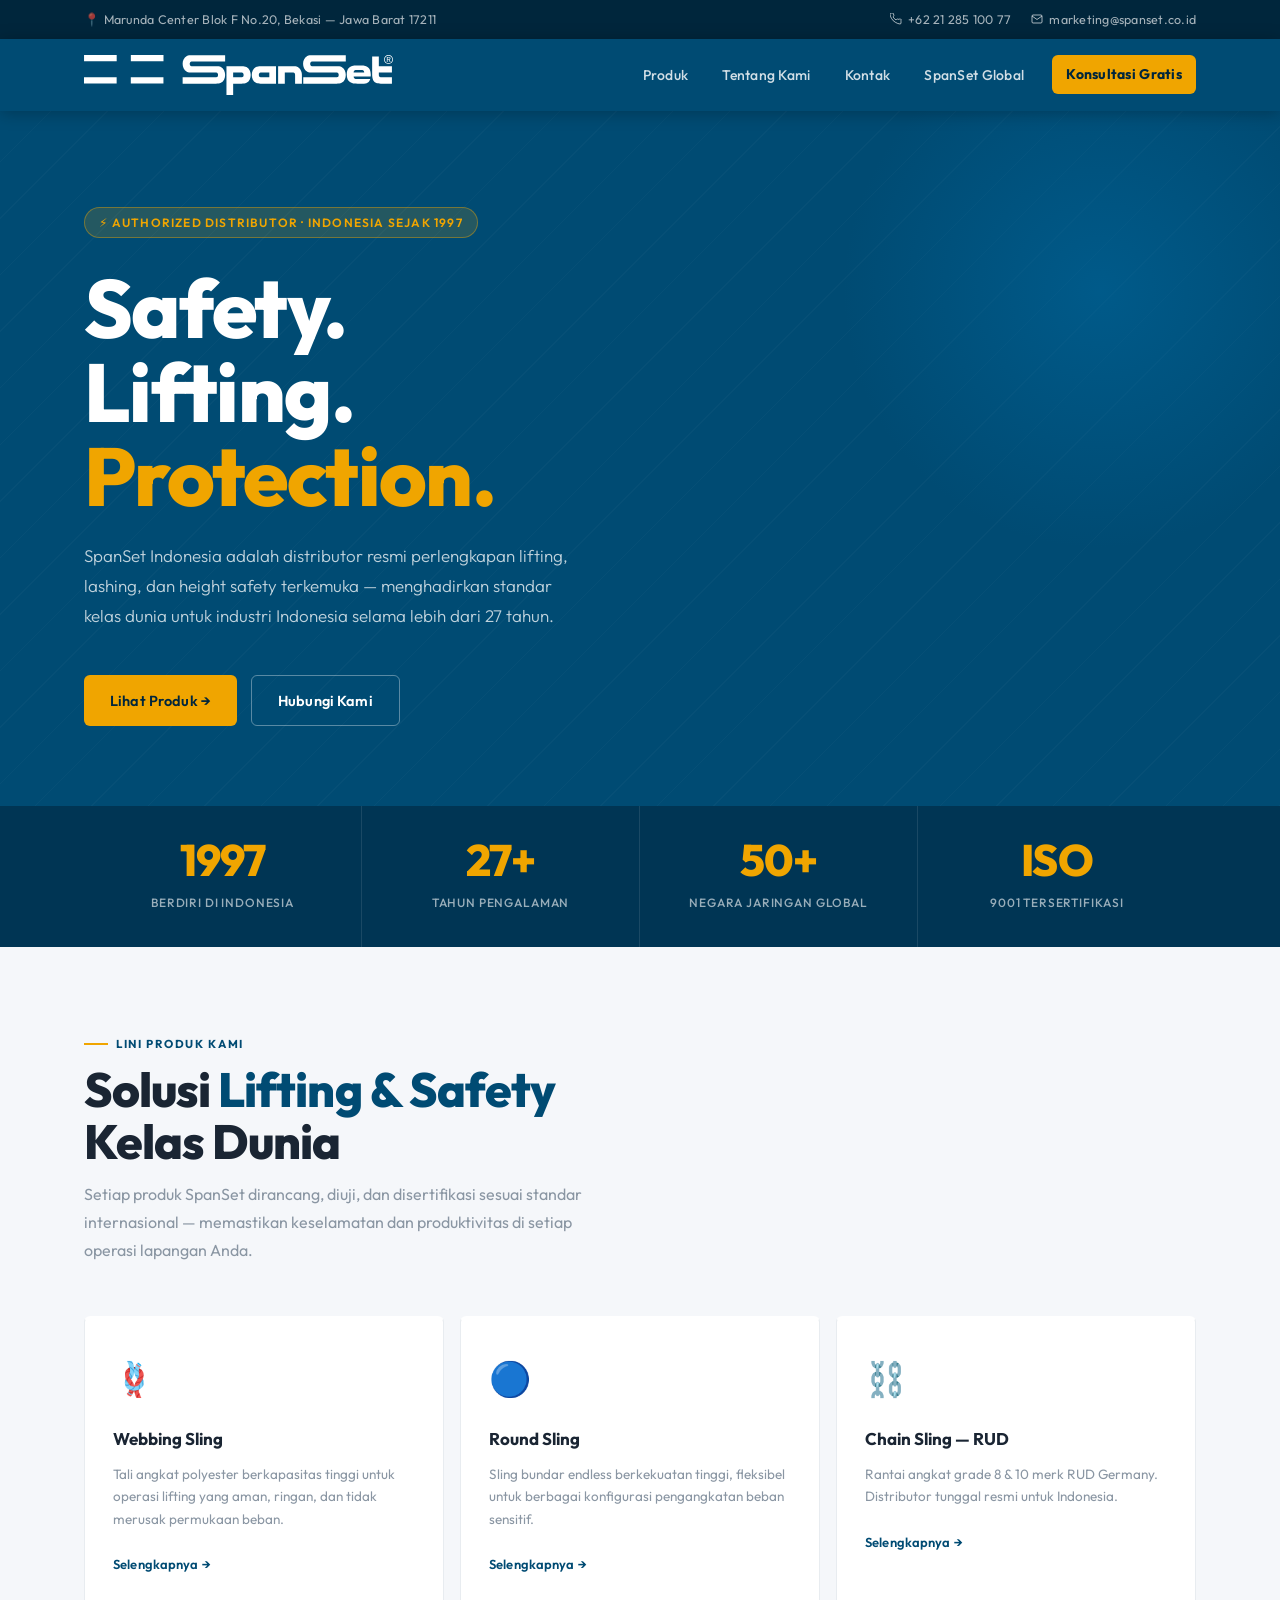
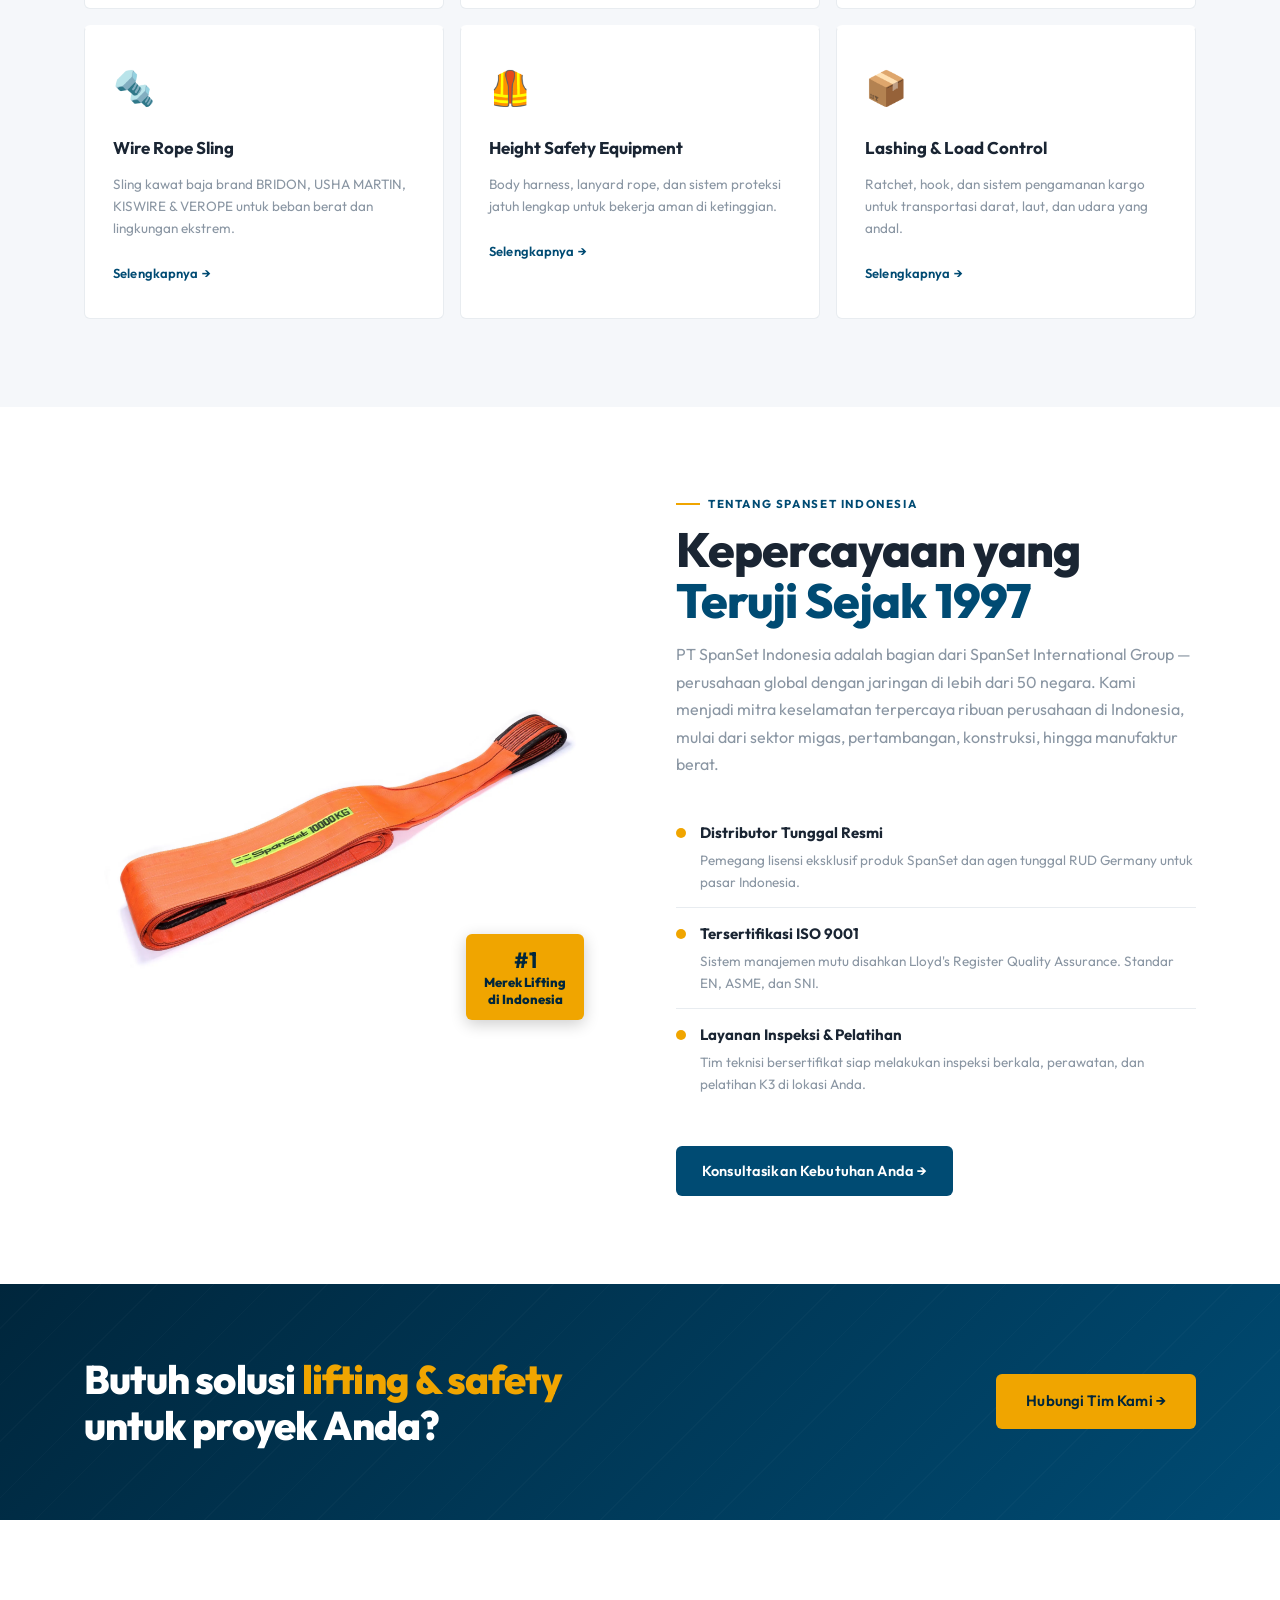
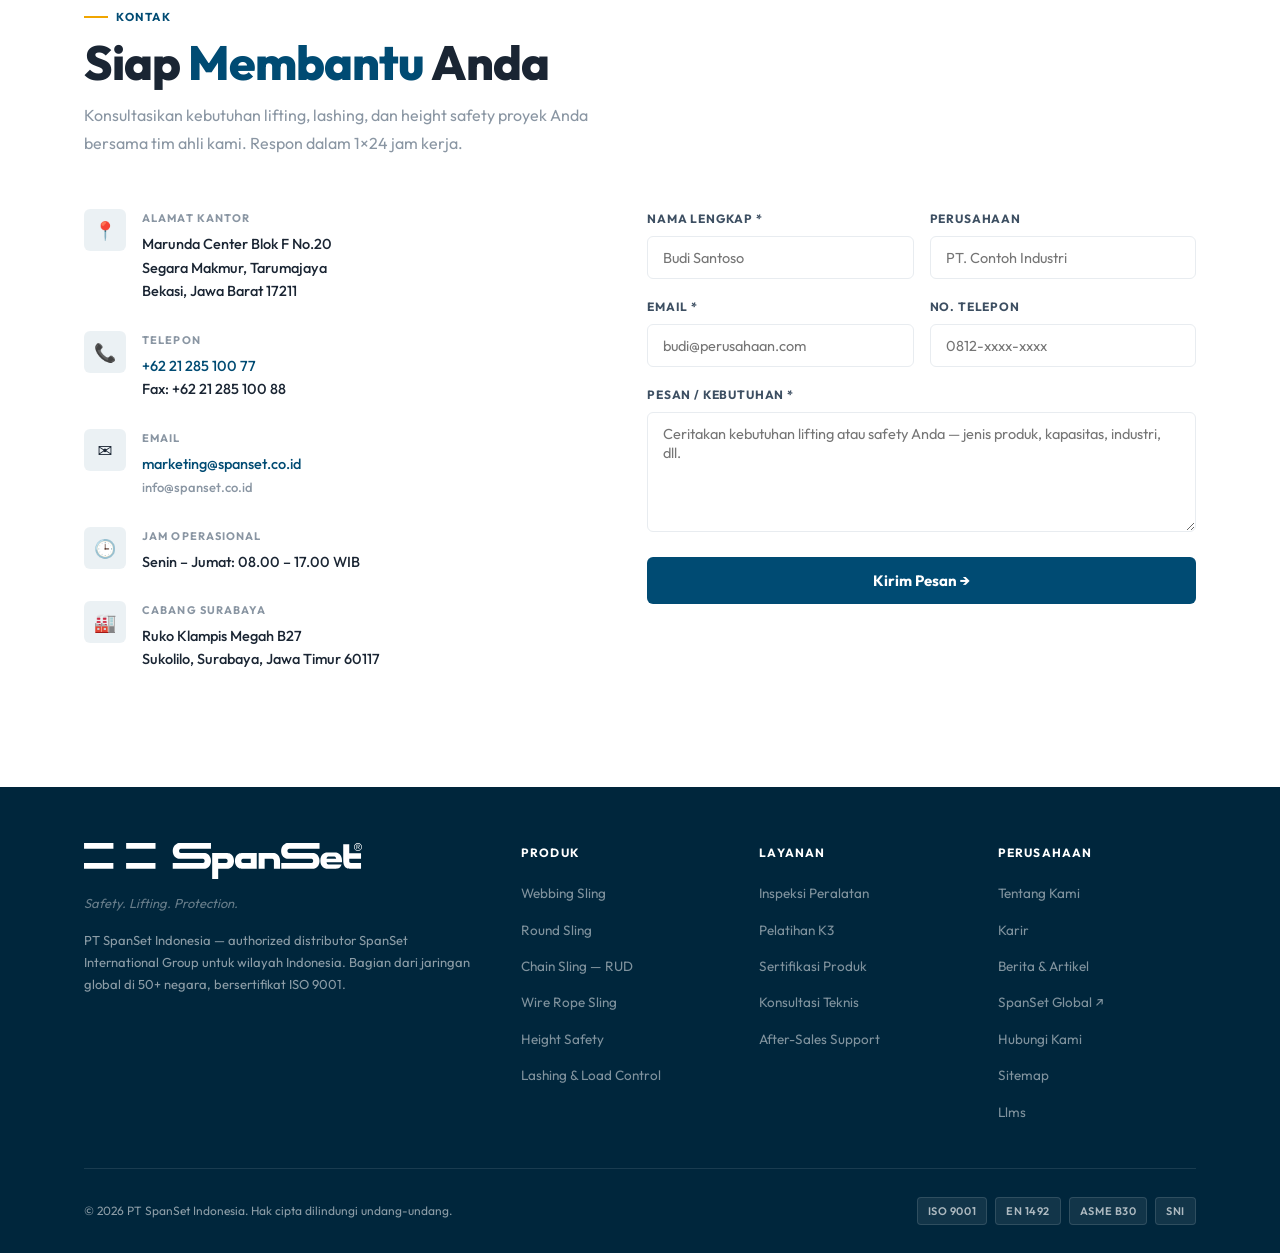
<file: index.html>
<!DOCTYPE html>
<html lang="id">
<head>
    <meta charset="UTF-8">
    <meta name="viewport" content="width=device-width, initial-scale=1.0">
    <title>SpanSet Indonesia — Safety. Lifting. Protection.</title>
    <meta name="description" content="SpanSet adalah pionir perlengkapan lifting, lashing, dan height safety di dunia, menjadi principal dari merek dagang no 1 di Indonesia sejak 1997.">
    <meta name="keywords" content="Spanset, Spanset Indonesia, Webbing Sling, Webbing, Lifting">
    <meta name="author" content="Spanset">
    <meta name="robots" content="index, follow">
    <meta name="language" content="Indonesian">
    <meta name="geo.position" content="-6.098882164993395;106.97517988021606">
    <meta name="geo.region" content="ID-JB">
    <meta name="geo.placename" content="Jawa Barat">
    <link rel="canonical" href="https://spanset-indonesia.github.io/">
    <meta property="og:type" content="website">
    <meta property="og:url" content="https://spanset-indonesia.github.io/">
    <meta property="og:title" content="SpanSet Indonesia — Safety. Lifting. Protection.">
    <meta property="og:description" content="SpanSet adalah pionir perlengkapan lifting, lashing, dan height safety di dunia, menjadi principal dari merek dagang no 1 di Indonesia sejak 1997.">
    <meta property="og:image" content="https://spanset-indonesia.github.io/spanset.jpg>
    <meta property="og:image:width" content="1200">
    <meta property="og:image:height" content="630">
    <meta property="og:site_name" content="Spanset">
    <meta property="twitter:card" content="summary_large_image">
    <meta property="twitter:url" content="https://spanset-indonesia.github.io/">
    <meta property="twitter:title" content="SpanSet Indonesia — Safety. Lifting. Protection.">
    <meta property="twitter:description" content="SpanSet adalah pionir perlengkapan lifting, lashing, dan height safety di dunia, menjadi principal dari merek dagang no 1 di Indonesia sejak 1997.">
    <meta property="twitter:image" content="https://spanset-indonesia.github.io/logo.svg">
    <link rel="icon" type="image/jpeg" href="https://spanset-indonesia.github.io/spanset.jpg">
    <link rel="sitemap" type="application/xml" title="Sitemap" href="https://spanset-indonesia.github.io/sitemap-index.xml">
    <link rel="preconnect" href="https://fonts.googleapis.com">
    <link rel="preconnect" href="https://fonts.gstatic.com" crossorigin>
    <link href="https://fonts.googleapis.com/css2?family=Outfit:wght@300;400;500;600;700;800&display=swap" rel="stylesheet">
    <!-- Google Tag Manager -->
<script>(function(w,d,s,l,i){w[l]=w[l]||[];w[l].push({'gtm.start':
new Date().getTime(),event:'gtm.js'});var f=d.getElementsByTagName(s)[0],
j=d.createElement(s),dl=l!='dataLayer'?'&l='+l:'';j.async=true;j.src=
'https://www.googletagmanager.com/gtm.js?id='+i+dl;f.parentNode.insertBefore(j,f);
})(window,document,'script','dataLayer','GTM-T6LTLK78');</script>
<!-- End Google Tag Manager -->

    <style>
        *, *::before, *::after { box-sizing: border-box; margin: 0; padding: 0; }

        :root {
            --navy:        #004b73;
            --navy-dark:   #003554;
            --navy-deeper: #00263c;
            --navy-light:  #0069a0;
            --accent:      #f0a500;
            --accent-dim:  #c88700;
            --white:       #ffffff;
            --off-white:   #f5f7fa;
            --grey-lt:     #e8ecf0;
            --grey:        #8a96a3;
            --dark-txt:    #1a2533;
            --mid-txt:     #3d4f62;
            --font: 'Outfit', system-ui, sans-serif;
            --max-w: 1160px;
            --r: 6px;
            --t: 0.22s ease;
        }

        html { scroll-behavior: smooth; }
        body {
            font-family: var(--font);
            background: var(--white);
            color: var(--dark-txt);
            line-height: 1.65;
            -webkit-font-smoothing: antialiased;
        }
        a { color: inherit; text-decoration: none; }
        ul { list-style: none; }
        img { display: block; max-width: 100%; }

        .container { max-width: var(--max-w); margin: 0 auto; padding: 0 24px; }

        /* Topbar */
        .topbar {
            background: var(--navy-deeper);
            color: rgba(255,255,255,0.65);
            font-size: 12.5px;
            padding: 9px 0;
            letter-spacing: 0.02em;
        }
        .topbar__inner { display: flex; justify-content: space-between; align-items: center; gap: 16px; }
        .topbar a { color: rgba(255,255,255,0.65); transition: color var(--t); }
        .topbar a:hover { color: var(--accent); }
        .topbar__contact { display: flex; gap: 20px; align-items: center; }
        .topbar__contact span { display: flex; align-items: center; gap: 6px; }

        /* Nav */
        .nav {
            background: var(--navy);
            position: sticky; top: 0; z-index: 200;
            box-shadow: 0 2px 16px rgba(0,0,0,0.25);
        }
        .nav__inner { display: flex; align-items: center; justify-content: space-between; height: 72px; gap: 32px; }
        .nav__logo { display: flex; align-items: center; gap: 12px; flex-shrink: 0; }
        .nav__logo img { height: 40px; width: auto; filter: brightness(0) invert(1); }
        .nav__logo-txt { display: none; color: #fff; font-size: 20px; font-weight: 800; letter-spacing: 0.04em; }
        .nav__logo-txt span { color: var(--accent); }
        .nav__links { display: flex; align-items: center; gap: 6px; }
        .nav__links a {
            font-size: 14px; font-weight: 500; letter-spacing: 0.02em;
            color: rgba(255,255,255,0.82); padding: 8px 14px;
            border-radius: var(--r); transition: background var(--t), color var(--t);
        }
        .nav__links a:hover { background: rgba(255,255,255,0.12); color: var(--white); }
        .nav__cta { background: var(--accent) !important; color: var(--navy-deeper) !important; font-weight: 700 !important; margin-left: 8px; }
        .nav__cta:hover { background: var(--accent-dim) !important; }

        /* Hero */
        .hero { background: var(--navy); color: var(--white); padding: 96px 0 80px; position: relative; overflow: hidden; }
        .hero__bg-pattern {
            position: absolute; inset: 0;
            background-image: repeating-linear-gradient(-45deg, rgba(255,255,255,0.025) 0px, rgba(255,255,255,0.025) 1px, transparent 1px, transparent 40px);
        }
        .hero__glow {
            position: absolute; top: -80px; right: -80px; width: 520px; height: 520px;
            background: radial-gradient(circle, rgba(0,105,160,0.5) 0%, transparent 70%);
            pointer-events: none;
        }
        .hero .container { position: relative; z-index: 2; }
        .hero__eyebrow {
            display: inline-flex; align-items: center; gap: 8px;
            background: rgba(240,165,0,0.15); border: 1px solid rgba(240,165,0,0.4);
            color: var(--accent); font-size: 12px; font-weight: 600;
            letter-spacing: 0.1em; text-transform: uppercase;
            padding: 5px 14px; border-radius: 100px; margin-bottom: 28px;
        }
        .hero__title {
            font-size: clamp(42px, 6.5vw, 82px); font-weight: 800;
            line-height: 1.02; letter-spacing: -0.02em;
            max-width: 700px; margin-bottom: 24px;
        }
        .hero__title em { font-style: normal; color: var(--accent); }
        .hero__desc {
            font-size: 17px; font-weight: 300;
            color: rgba(255,255,255,0.75); max-width: 500px;
            line-height: 1.75; margin-bottom: 44px;
        }
        .hero__actions { display: flex; gap: 14px; flex-wrap: wrap; }

        .btn {
            display: inline-flex; align-items: center; gap: 8px;
            padding: 13px 26px; border-radius: var(--r);
            font-family: var(--font); font-size: 14.5px; font-weight: 600;
            letter-spacing: 0.01em; cursor: pointer;
            transition: all var(--t); border: none;
        }
        .btn--gold { background: var(--accent); color: var(--navy-deeper); }
        .btn--gold:hover { background: var(--accent-dim); }
        .btn--ghost { background: transparent; color: var(--white); border: 1.5px solid rgba(255,255,255,0.35); }
        .btn--ghost:hover { border-color: var(--white); background: rgba(255,255,255,0.08); }
        .btn--navy { background: var(--navy); color: var(--white); }
        .btn--navy:hover { background: var(--navy-dark); }

        /* Stats */
        .stats { background: var(--navy-dark); }
        .stats__grid { display: grid; grid-template-columns: repeat(4, 1fr); }
        .stats__item { padding: 32px 20px; text-align: center; border-right: 1px solid rgba(255,255,255,0.1); color: var(--white); }
        .stats__item:last-child { border-right: none; }
        .stats__val { font-size: 44px; font-weight: 800; line-height: 1; color: var(--accent); display: block; margin-bottom: 6px; letter-spacing: -0.02em; }
        .stats__lbl { font-size: 12px; font-weight: 500; letter-spacing: 0.07em; text-transform: uppercase; color: rgba(255,255,255,0.6); }

        /* Sections */
        section { padding: 88px 0; }
        .sec-tag {
            font-size: 11.5px; font-weight: 700; letter-spacing: 0.14em;
            text-transform: uppercase; color: var(--navy); margin-bottom: 10px;
            display: flex; align-items: center; gap: 8px;
        }
        .sec-tag::before { content: ''; display: block; width: 24px; height: 2px; background: var(--accent); flex-shrink: 0; }
        .sec-title { font-size: clamp(30px, 4.5vw, 48px); font-weight: 800; line-height: 1.08; letter-spacing: -0.02em; color: var(--dark-txt); margin-bottom: 14px; }
        .sec-title span { color: var(--navy); }
        .sec-desc { font-size: 16px; color: var(--grey); max-width: 540px; line-height: 1.72; }
        .sec-head { margin-bottom: 52px; }

        /* Products */
        .products { background: var(--off-white); }
        .products__grid { display: grid; grid-template-columns: repeat(3, 1fr); gap: 16px; }
        .prod-card {
            background: var(--white); border-radius: var(--r); padding: 32px 28px;
            border: 1.5px solid var(--grey-lt); border-top: 3px solid transparent;
            transition: border-top-color var(--t), box-shadow var(--t), transform var(--t); cursor: pointer;
        }
        .prod-card:hover { border-top-color: var(--navy); box-shadow: 0 6px 28px rgba(0,75,115,0.12); transform: translateY(-3px); }
        .prod-card__icon { font-size: 34px; margin-bottom: 18px; display: block; }
        .prod-card__title { font-size: 17px; font-weight: 700; color: var(--dark-txt); margin-bottom: 10px; }
        .prod-card__desc { font-size: 13.5px; color: var(--grey); line-height: 1.65; margin-bottom: 20px; }
        .prod-card__link { font-size: 13px; font-weight: 600; color: var(--navy); display: inline-flex; align-items: center; gap: 5px; letter-spacing: 0.01em; transition: gap var(--t), color var(--t); }
        .prod-card:hover .prod-card__link { gap: 9px; color: var(--navy-light); }

        /* About */
        .about__grid { display: grid; grid-template-columns: 1fr 1fr; gap: 72px; align-items: center; }
        .about__visual-wrap {
            background: var(--navy); border-radius: 10px; aspect-ratio: 4/3;
            display: flex; align-items: center; justify-content: center;
            position: relative; overflow: hidden;
        }
        .about__visual-logo { width: 56%; opacity: 0.18; filter: brightness(0) invert(1); }
        .about__visual-badge {
            position: absolute; bottom: 20px; right: 20px;
            background: var(--accent); color: var(--navy-deeper);
            padding: 12px 18px; border-radius: var(--r);
            font-weight: 800; font-size: 13px; text-align: center; line-height: 1.3;
            box-shadow: 0 4px 16px rgba(0,0,0,0.2);
        }
        .about__visual-badge strong { font-size: 22px; display: block; }
        .about__points { margin: 28px 0 36px; }
        .about__point { display: flex; align-items: flex-start; gap: 14px; padding: 14px 0; border-bottom: 1px solid var(--grey-lt); }
        .about__point:last-child { border-bottom: none; }
        .about__point-dot { width: 10px; height: 10px; background: var(--accent); border-radius: 50%; margin-top: 7px; flex-shrink: 0; }
        .about__point-title { font-size: 15px; font-weight: 700; color: var(--dark-txt); margin-bottom: 3px; }
        .about__point-desc { font-size: 13.5px; color: var(--grey); }

        /* CTA Band */
        .cta-band {
            background: linear-gradient(135deg, var(--navy-deeper) 0%, var(--navy) 100%);
            padding: 72px 0; position: relative; overflow: hidden;
        }
        .cta-band::before {
            content: ''; position: absolute; inset: 0;
            background-image: repeating-linear-gradient(-45deg, rgba(255,255,255,0.02) 0px, rgba(255,255,255,0.02) 1px, transparent 1px, transparent 40px);
        }
        .cta-band .container { position: relative; display: flex; align-items: center; justify-content: space-between; gap: 32px; flex-wrap: wrap; }
        .cta-band__title { font-size: clamp(26px, 3.5vw, 40px); font-weight: 800; color: var(--white); line-height: 1.15; letter-spacing: -0.02em; max-width: 520px; }
        .cta-band__title em { font-style: normal; color: var(--accent); }

        /* Contact */
        .contact { background: var(--white); }
        .contact__grid { display: grid; grid-template-columns: 1fr 1.1fr; gap: 64px; align-items: start; }
        .contact__info-block { display: flex; gap: 16px; margin-bottom: 28px; }
        .contact__info-icon {
            width: 42px; height: 42px; background: rgba(0,75,115,0.08);
            border-radius: var(--r); display: flex; align-items: center;
            justify-content: center; font-size: 18px; flex-shrink: 0;
        }
        .contact__info-label { font-size: 11px; font-weight: 700; letter-spacing: 0.1em; text-transform: uppercase; color: var(--grey); margin-bottom: 4px; }
        .contact__info-value { font-size: 14.5px; font-weight: 500; color: var(--dark-txt); }
        .contact__info-value a { color: var(--navy); }
        .contact__info-value a:hover { text-decoration: underline; }

        /* Form — static version uses Formspree */
        .form-row { display: grid; grid-template-columns: 1fr 1fr; gap: 16px; }
        .form-group { margin-bottom: 18px; }
        .form-label { display: block; font-size: 12px; font-weight: 700; letter-spacing: 0.07em; text-transform: uppercase; color: var(--mid-txt); margin-bottom: 7px; }
        .form-control {
            width: 100%; padding: 11px 15px; border: 1.5px solid var(--grey-lt);
            border-radius: var(--r); font-family: var(--font); font-size: 14.5px;
            color: var(--dark-txt); background: var(--white);
            transition: border-color var(--t), box-shadow var(--t); outline: none;
        }
        .form-control:focus { border-color: var(--navy); box-shadow: 0 0 0 3px rgba(0,75,115,0.1); }
        textarea.form-control { resize: vertical; min-height: 120px; }
        .form-submit {
            background: var(--navy); color: var(--white); width: 100%;
            justify-content: center; font-size: 15px; padding: 14px;
            border-radius: var(--r); font-weight: 700; cursor: pointer;
            transition: background var(--t); border: none;
            font-family: var(--font); display: flex; align-items: center; gap: 8px;
        }
        .form-submit:hover { background: var(--navy-dark); }
        .form-note { font-size: 12px; color: var(--grey); margin-top: 10px; text-align: center; }
        .form-note a { color: var(--navy); }

        /* Footer */
        .footer { background: var(--navy-deeper); color: rgba(255,255,255,0.55); padding: 56px 0 28px; }
        .footer__grid { display: grid; grid-template-columns: 2fr 1fr 1fr 1fr; gap: 40px; padding-bottom: 44px; border-bottom: 1px solid rgba(255,255,255,0.1); margin-bottom: 28px; }
        .footer__logo img { height: 36px; filter: brightness(0) invert(1); margin-bottom: 14px; }
        .footer__tagline { font-style: italic; font-size: 13px; color: rgba(255,255,255,0.4); margin-bottom: 14px; }
        .footer__about { font-size: 13px; line-height: 1.7; }
        .footer__col-title { font-size: 12px; font-weight: 700; letter-spacing: 0.1em; text-transform: uppercase; color: var(--white); margin-bottom: 16px; }
        .footer__links { display: flex; flex-direction: column; gap: 10px; }
        .footer__links a { font-size: 13.5px; color: rgba(255,255,255,0.5); transition: color var(--t); }
        .footer__links a:hover { color: var(--accent); }
        .footer__bottom { display: flex; justify-content: space-between; align-items: center; gap: 16px; flex-wrap: wrap; font-size: 12px; }
        .footer__badges { display: flex; gap: 8px; }
        .footer__badge { background: rgba(255,255,255,0.07); border: 1px solid rgba(255,255,255,0.12); border-radius: 4px; padding: 4px 10px; font-size: 11px; font-weight: 600; letter-spacing: 0.05em; color: rgba(255,255,255,0.65); }

        /* Responsive */
        @media (max-width: 960px) {
            .products__grid { grid-template-columns: 1fr 1fr; }
            .about__grid    { grid-template-columns: 1fr; gap: 40px; }
            .contact__grid  { grid-template-columns: 1fr; gap: 40px; }
            .footer__grid   { grid-template-columns: 1fr 1fr; gap: 32px; }
            .stats__grid    { grid-template-columns: repeat(2,1fr); }
            .stats__item:nth-child(2) { border-right: none; }
        }
        @media (max-width: 620px) {
            .nav__links   { display: none; }
            .products__grid { grid-template-columns: 1fr; }
            .footer__grid { grid-template-columns: 1fr; }
            .hero         { padding: 64px 0 56px; }
            .topbar__left { display: none; }
            .form-row     { grid-template-columns: 1fr; }
        }
    </style>
</head>
<body>

<!-- Topbar -->
<div class="topbar">
    <div class="container">
        <div class="topbar__inner">
            <span class="topbar__left">📍 Marunda Center Blok F No.20, Bekasi — Jawa Barat 17211</span>
            <div class="topbar__contact">
                <span>
                    <svg width="12" height="12" fill="none" stroke="currentColor" stroke-width="2" viewBox="0 0 24 24"><path d="M22 16.92v3a2 2 0 01-2.18 2 19.79 19.79 0 01-8.63-3.07A19.5 19.5 0 013 10.81a19.79 19.79 0 01-3.07-8.68A2 2 0 011.92 0h3a2 2 0 012 1.72c.127.96.361 1.903.7 2.81a2 2 0 01-.45 2.11L6.09 7.91a16 16 0 006 6l1.27-1.27a2 2 0 012.11-.45c.907.339 1.85.573 2.81.7A2 2 0 0122 14.92v2z"/></svg>
                    <a href="tel:+622128510077">+62 21 285 100 77</a>
                </span>
                <span>
                    <svg width="12" height="12" fill="none" stroke="currentColor" stroke-width="2" viewBox="0 0 24 24"><path d="M4 4h16c1.1 0 2 .9 2 2v12c0 1.1-.9 2-2 2H4c-1.1 0-2-.9-2-2V6c0-1.1.9-2 2-2z"/><polyline points="22,6 12,13 2,6"/></svg>
                    <a href="mailto:marketing@spanset.co.id">marketing@spanset.co.id</a>
                </span>
            </div>
        </div>
    </div>
</div>

<!-- Nav -->
<nav class="nav">
    <div class="container">
        <div class="nav__inner">
            <a href="/" class="nav__logo">
                <img src="https://spanset-indonesia.github.io/logo.svg" alt="SpanSet Indonesia"
                     onerror="this.style.display='none';document.querySelector('.nav__logo-txt').style.display='block'">
                <span class="nav__logo-txt">SpanSet <span>Indonesia</span></span>
            </a>
            <ul class="nav__links">
                <li><a href="#products">Produk</a></li>
                <li><a href="#about">Tentang Kami</a></li>
                <li><a href="#contact">Kontak</a></li>
                <li><a href="https://www.spanset.com/" target="_blank" rel="noopener">SpanSet Global</a></li>
                <li><a href="#contact" class="nav__cta btn">Konsultasi Gratis</a></li>
            </ul>
        </div>
    </div>
</nav>

<!-- Hero -->
<section class="hero" id="home">
    <div class="hero__bg-pattern"></div>
    <div class="hero__glow"></div>
    <div class="container">
        <div class="hero__eyebrow">⚡ Authorized Distributor · Indonesia sejak 1997</div>
        <h1 class="hero__title">
            Safety.<br>Lifting.<br><em>Protection.</em>
        </h1>
        <p class="hero__desc">
            SpanSet Indonesia adalah distributor resmi perlengkapan lifting, lashing, dan height safety terkemuka — menghadirkan standar kelas dunia untuk industri Indonesia selama lebih dari 27 tahun.
        </p>
        <div class="hero__actions">
            <a href="#products" class="btn btn--gold">Lihat Produk →</a>
            <a href="#contact" class="btn btn--ghost">Hubungi Kami</a>
        </div>
    </div>
</section>

<!-- Stats -->
<div class="stats">
    <div class="container">
        <div class="stats__grid">
            <div class="stats__item"><span class="stats__val">1997</span><span class="stats__lbl">Berdiri di Indonesia</span></div>
            <div class="stats__item"><span class="stats__val">27+</span><span class="stats__lbl">Tahun Pengalaman</span></div>
            <div class="stats__item"><span class="stats__val">50+</span><span class="stats__lbl">Negara Jaringan Global</span></div>
            <div class="stats__item"><span class="stats__val">ISO</span><span class="stats__lbl">9001 Tersertifikasi</span></div>
        </div>
    </div>
</div>

<!-- Products -->
<section class="products" id="products">
    <div class="container">
        <div class="sec-head">
            <p class="sec-tag">Lini Produk Kami</p>
            <h2 class="sec-title">Solusi <span>Lifting & Safety</span><br>Kelas Dunia</h2>
            <p class="sec-desc">Setiap produk SpanSet dirancang, diuji, dan disertifikasi sesuai standar internasional — memastikan keselamatan dan produktivitas di setiap operasi lapangan Anda.</p>
        </div>
        <div class="products__grid">
            <a href="https://www.spanset.com/id-id/section/product-ready/webbingproduct"><div class="prod-card">
                <span class="prod-card__icon">🪢</span>
                <h3 class="prod-card__title">Webbing Sling</h3>
                <p class="prod-card__desc">Tali angkat polyester berkapasitas tinggi untuk operasi lifting yang aman, ringan, dan tidak merusak permukaan beban.</p>
                <span class="prod-card__link">Selengkapnya →</span>
            </div>
            </a>
            <a href="https://www.spanset.com/id-id/category/round-slings-2074"><div class="prod-card">
                <span class="prod-card__icon">🔵</span>
                <h3 class="prod-card__title">Round Sling</h3>
                <p class="prod-card__desc">Sling bundar endless berkekuatan tinggi, fleksibel untuk berbagai konfigurasi pengangkatan beban sensitif.</p>
                <span class="prod-card__link">Selengkapnya →</span>
            </div>
            </a>
            <div class="prod-card">
                <span class="prod-card__icon">⛓️</span>
                <h3 class="prod-card__title">Chain Sling — RUD</h3>
                <p class="prod-card__desc">Rantai angkat grade 8 & 10 merk RUD Germany. Distributor tunggal resmi untuk Indonesia.</p>
                <span class="prod-card__link">Selengkapnya →</span>
            </div>
            <div class="prod-card">
                <span class="prod-card__icon">🔩</span>
                <h3 class="prod-card__title">Wire Rope Sling</h3>
                <p class="prod-card__desc">Sling kawat baja brand BRIDON, USHA MARTIN, KISWIRE & VEROPE untuk beban berat dan lingkungan ekstrem.</p>
                <span class="prod-card__link">Selengkapnya →</span>
            </div>
            <div class="prod-card">
                <span class="prod-card__icon">🦺</span>
                <h3 class="prod-card__title">Height Safety Equipment</h3>
                <p class="prod-card__desc">Body harness, lanyard rope, dan sistem proteksi jatuh lengkap untuk bekerja aman di ketinggian.</p>
                <span class="prod-card__link">Selengkapnya →</span>
            </div>
            <div class="prod-card">
                <span class="prod-card__icon">📦</span>
                <h3 class="prod-card__title">Lashing & Load Control</h3>
                <p class="prod-card__desc">Ratchet, hook, dan sistem pengamanan kargo untuk transportasi darat, laut, dan udara yang andal.</p>
                <span class="prod-card__link">Selengkapnya →</span>
            </div>
        </div>
    </div>
</section>

<!-- About -->
<section class="about" id="about">
    <div class="container">
        <div class="about__grid">
            <div class="about__visual-wrap">
    <img class="about__actual-img" src="https://spanset-indonesia.github.io/pim-websling-pb10000.webp" alt="SpanSet Indonesia" onerror="this.src='https://spanset-indonesia.github.io/logo.svg'; this.style.opacity='0.18'; this.style.width='56%'">
    <div class="about__visual-badge">
        <strong>#1</strong>
        Merek Lifting<br>di Indonesia
    </div>
</div>
            <div>
                <p class="sec-tag">Tentang SpanSet Indonesia</p>
                <h2 class="sec-title">Kepercayaan yang<br><span>Teruji Sejak 1997</span></h2>
                <p class="sec-desc">PT SpanSet Indonesia adalah bagian dari SpanSet International Group — perusahaan global dengan jaringan di lebih dari 50 negara. Kami menjadi mitra keselamatan terpercaya ribuan perusahaan di Indonesia, mulai dari sektor migas, pertambangan, konstruksi, hingga manufaktur berat.</p>
                <div class="about__points">
                    <div class="about__point">
                        <div class="about__point-dot"></div>
                        <div>
                            <div class="about__point-title">Distributor Tunggal Resmi</div>
                            <div class="about__point-desc">Pemegang lisensi eksklusif produk SpanSet dan agen tunggal RUD Germany untuk pasar Indonesia.</div>
                        </div>
                    </div>
                    <div class="about__point">
                        <div class="about__point-dot"></div>
                        <div>
                            <div class="about__point-title">Tersertifikasi ISO 9001</div>
                            <div class="about__point-desc">Sistem manajemen mutu disahkan Lloyd's Register Quality Assurance. Standar EN, ASME, dan SNI.</div>
                        </div>
                    </div>
                    <div class="about__point">
                        <div class="about__point-dot"></div>
                        <div>
                            <div class="about__point-title">Layanan Inspeksi & Pelatihan</div>
                            <div class="about__point-desc">Tim teknisi bersertifikat siap melakukan inspeksi berkala, perawatan, dan pelatihan K3 di lokasi Anda.</div>
                        </div>
                    </div>
                </div>
                <a href="#contact" class="btn btn--navy" style="display:inline-flex;">Konsultasikan Kebutuhan Anda →</a>
            </div>
        </div>
    </div>
</section>

<!-- CTA Band -->
<div class="cta-band">
    <div class="container">
        <h2 class="cta-band__title">Butuh solusi <em>lifting & safety</em><br>untuk proyek Anda?</h2>
        <a href="https://api.whatsapp.com/send/?phone=6281119118358&text&type=phone_number&app_absent=0" class="btn btn--gold" style="font-size:15px;padding:15px 30px;flex-shrink:0;">Hubungi Tim Kami →</a>
    </div>
</div>

<!-- Contact -->
<section class="contact" id="contact">
    <div class="container">
        <div class="sec-head">
            <p class="sec-tag">Kontak</p>
            <h2 class="sec-title">Siap <span>Membantu</span> Anda</h2>
            <p class="sec-desc">Konsultasikan kebutuhan lifting, lashing, dan height safety proyek Anda bersama tim ahli kami. Respon dalam 1×24 jam kerja.</p>
        </div>
        <div class="contact__grid">
            <div>
                <div class="contact__info-block">
                    <div class="contact__info-icon">📍</div>
                    <div>
                        <div class="contact__info-label">Alamat Kantor</div>
                        <div class="contact__info-value">Marunda Center Blok F No.20<br>Segara Makmur, Tarumajaya<br>Bekasi, Jawa Barat 17211</div>
                    </div>
                </div>
                <div class="contact__info-block">
                    <div class="contact__info-icon">📞</div>
                    <div>
                        <div class="contact__info-label">Telepon</div>
                        <div class="contact__info-value">
                            <a href="tel:+622128510077">+62 21 285 100 77</a><br>
                            Fax: +62 21 285 100 88
                        </div>
                    </div>
                </div>
                <div class="contact__info-block">
                    <div class="contact__info-icon">✉</div>
                    <div>
                        <div class="contact__info-label">Email</div>
                        <div class="contact__info-value">
                            <a href="mailto:marketing@spanset.co.id">marketing@spanset.co.id</a><br>
                            <a href="mailto:info@spanset.co.id" style="color:var(--grey);font-size:13px;">info@spanset.co.id</a>
                        </div>
                    </div>
                </div>
                <div class="contact__info-block">
                    <div class="contact__info-icon">🕒</div>
                    <div>
                        <div class="contact__info-label">Jam Operasional</div>
                        <div class="contact__info-value">Senin – Jumat: 08.00 – 17.00 WIB</div>
                    </div>
                </div>
                <div class="contact__info-block">
                    <div class="contact__info-icon">🏭</div>
                    <div>
                        <div class="contact__info-label">Cabang Surabaya</div>
                        <div class="contact__info-value">Ruko Klampis Megah B27<br>Sukolilo, Surabaya, Jawa Timur 60117</div>
                    </div>
                </div>
            </div>

            <!-- Formspree — works on static/GitHub Pages, free tier 50 submissions/month -->
            <div>
                <form action="https://formspree.io/f/YOUR_FORM_ID" method="POST" id="contactForm">
                    <div class="form-row">
                        <div class="form-group">
                            <label class="form-label" for="name">Nama Lengkap *</label>
                            <input class="form-control" type="text" id="name" name="name" placeholder="Budi Santoso" required>
                        </div>
                        <div class="form-group">
                            <label class="form-label" for="company">Perusahaan</label>
                            <input class="form-control" type="text" id="company" name="company" placeholder="PT. Contoh Industri">
                        </div>
                    </div>
                    <div class="form-row">
                        <div class="form-group">
                            <label class="form-label" for="email">Email *</label>
                            <input class="form-control" type="email" id="email" name="email" placeholder="budi@perusahaan.com" required>
                        </div>
                        <div class="form-group">
                            <label class="form-label" for="phone">No. Telepon</label>
                            <input class="form-control" type="tel" id="phone" name="phone" placeholder="0812-xxxx-xxxx">
                        </div>
                    </div>
                    <div class="form-group">
                        <label class="form-label" for="message">Pesan / Kebutuhan *</label>
                        <textarea class="form-control" id="message" name="message" placeholder="Ceritakan kebutuhan lifting atau safety Anda — jenis produk, kapasitas, industri, dll." required></textarea>
                    </div>
                    <button type="submit" class="form-submit" id="submitBtn">Kirim Pesan →</button>
                    <p class="form-note" id="formNote" style="display:none;"></p>
                </form>
            </div>
        </div>
    </div>
</section>

<!-- Footer -->
<footer class="footer">
    <div class="container">
        <div class="footer__grid">
            <div>
                <div class="footer__logo">
                    <img src="https://spanset-indonesia.github.io/logo.svg" alt="SpanSet Indonesia">
                </div>
                <div class="footer__tagline">Safety. Lifting. Protection.</div>
                <p class="footer__about">PT SpanSet Indonesia — authorized distributor SpanSet International Group untuk wilayah Indonesia. Bagian dari jaringan global di 50+ negara, bersertifikat ISO 9001.</p>
            </div>
            <div>
                <div class="footer__col-title">Produk</div>
                <ul class="footer__links">
                    <li><a href="#">Webbing Sling</a></li>
                    <li><a href="#">Round Sling</a></li>
                    <li><a href="#">Chain Sling — RUD</a></li>
                    <li><a href="#">Wire Rope Sling</a></li>
                    <li><a href="#">Height Safety</a></li>
                    <li><a href="#">Lashing & Load Control</a></li>
                </ul>
            </div>
            <div>
                <div class="footer__col-title">Layanan</div>
                <ul class="footer__links">
                    <li><a href="#">Inspeksi Peralatan</a></li>
                    <li><a href="#">Pelatihan K3</a></li>
                    <li><a href="#">Sertifikasi Produk</a></li>
                    <li><a href="#">Konsultasi Teknis</a></li>
                    <li><a href="#">After-Sales Support</a></li>
                </ul>
            </div>
            <div>
                <div class="footer__col-title">Perusahaan</div>
                <ul class="footer__links">
                    <li><a href="#">Tentang Kami</a></li>
                    <li><a href="#">Karir</a></li>
                    <li><a href="#">Berita & Artikel</a></li>
                    <li><a href="https://www.spanset.com/" target="_blank" rel="noopener">SpanSet Global ↗</a></li>
                    <li><a href="#contact">Hubungi Kami</a></li>
                    <li><a href="https://spanset-indonesia.github.io/sitemap-index.xml">Sitemap</a></li>
                    <li><a href="https://spanset-indonesia.github.io/llms.txt">Llms</a></li>
                </ul>
            </div>
        </div>
        <div class="footer__bottom">
            <span>&copy; 2026 PT SpanSet Indonesia. Hak cipta dilindungi undang-undang.</span>
            <div class="footer__badges">
                <span class="footer__badge">ISO 9001</span>
                <span class="footer__badge">EN 1492</span>
                <span class="footer__badge">ASME B30</span>
                <span class="footer__badge">SNI</span>
            </div>
        </div>
    </div>
</footer>

<script>
    // Formspree AJAX submit
    const form = document.getElementById('contactForm');
    const btn  = document.getElementById('submitBtn');
    const note = document.getElementById('formNote');

    form.addEventListener('submit', async function(e) {
        e.preventDefault();
        btn.textContent = 'Mengirim...';
        btn.disabled = true;

        try {
            const res = await fetch(form.action, {
                method: 'POST',
                body: new FormData(form),
                headers: { 'Accept': 'application/json' }
            });

            if (res.ok) {
                form.reset();
                btn.textContent = '✅ Pesan Terkirim!';
                btn.style.background = '#16a34a';
                note.style.display = 'block';
                note.textContent = 'Tim kami akan menghubungi Anda dalam 1×24 jam kerja.';
            } else {
                throw new Error();
            }
        } catch {
            btn.textContent = 'Kirim Pesan →';
            btn.disabled = false;
            note.style.display = 'block';
            note.style.color = '#dc2626';
            note.innerHTML = 'Gagal mengirim. Silakan email langsung ke <a href="mailto:marketing@spanset.co.id">marketing@spanset.co.id</a>';
        }
    });
</script>
    <!-- Google Tag Manager (noscript) -->
<noscript><iframe src="https://www.googletagmanager.com/ns.html?id=GTM-T6LTLK78"
height="0" width="0" style="display:none;visibility:hidden"></iframe></noscript>
<!-- End Google Tag Manager (noscript) -->

</body>
</html>
</file>
